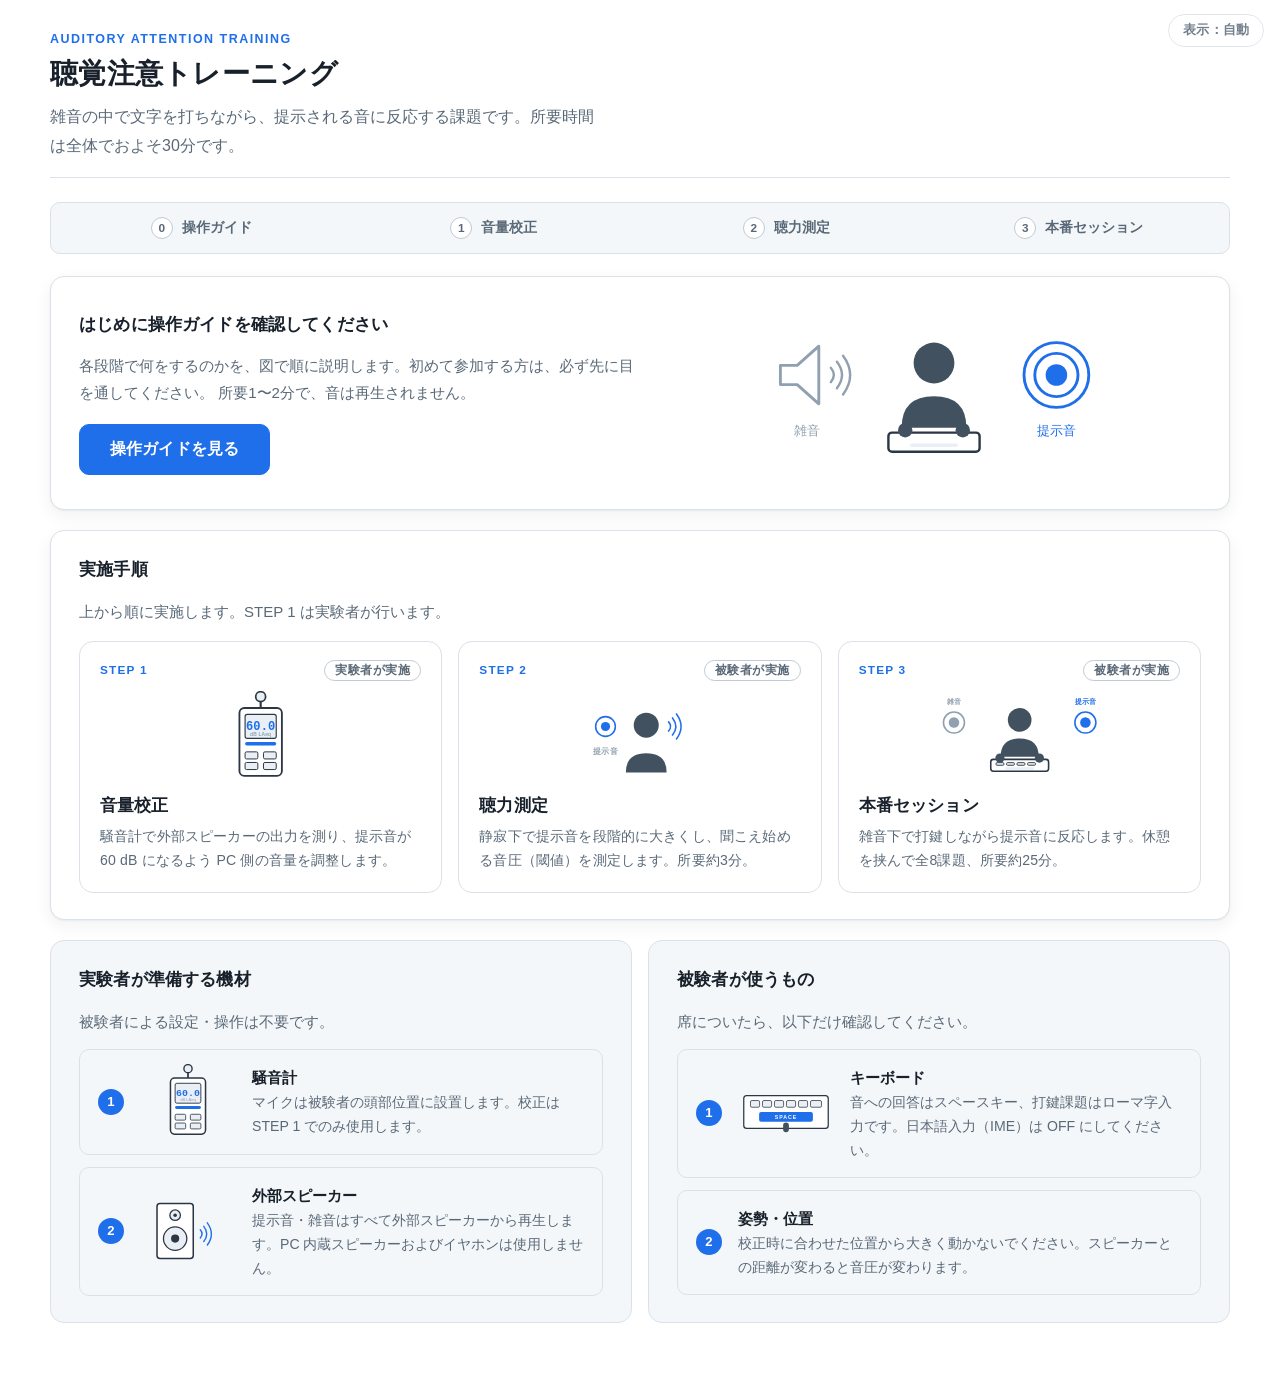
<file: index.html>
<!DOCTYPE html>
<html lang="ja">
<head>
    <meta charset="UTF-8">
    <meta name="viewport" content="width=device-width, initial-scale=1">
    <title>聴覚注意トレーニング</title>
    <script>try { var t = localStorage.getItem('webaudiomix_theme'); if (t && t !== 'auto') document.documentElement.dataset.theme = t; } catch (e) {}</script>
    <link rel="stylesheet" href="css/style.css">
</head>
<body>
    <div class="container">
        <header>
            <p class="eyebrow">Auditory attention training</p>
            <h1>聴覚注意トレーニング</h1>
            <p class="lead">雑音の中で文字を打ちながら、提示される音に反応する課題です。所要時間は全体でおよそ30分です。</p>
        </header>

        <div id="stepper" class="stepper" data-current="home"></div>

        <div class="panel">
            <div class="split">
                <div>
                    <h3>はじめに操作ガイドを確認してください</h3>
                    <p class="instruction">
                        各段階で何をするのかを、図で順に説明します。初めて参加する方は、必ず先に目を通してください。
                        所要1〜2分で、音は再生されません。
                    </p>
                    <div class="btn-row" style="margin-top:18px;">
                        <button onclick="location.href='howto.html'" class="btn-primary btn-big">操作ガイドを見る</button>
                    </div>
                </div>
                <div class="art-stage"><span style="width:100%;max-width:360px" data-art="overview"></span></div>
            </div>
        </div>

        <div class="panel">
            <h3>実施手順</h3>
            <p class="instruction" style="margin-bottom:16px;">上から順に実施します。STEP 1 は実験者が行います。</p>
            <div class="menu-grid">
                <button class="menu-card" onclick="location.href='calibrate.html'">
                    <span class="menu-head"><span class="menu-step">STEP 1</span><span class="tag" data-done="calibrate">実験者が実施</span></span>
                    <span class="menu-art" data-art="soundMeter"></span>
                    <span class="menu-name">音量校正</span>
                    <span class="menu-desc">騒音計で外部スピーカーの出力を測り、提示音が 60 dB になるよう PC 側の音量を調整します。</span>
                </button>
                <button class="menu-card" onclick="location.href='measure.html'">
                    <span class="menu-head"><span class="menu-step">STEP 2</span><span class="tag" data-done="measure">被験者が実施</span></span>
                    <span class="menu-art" data-art="listening"></span>
                    <span class="menu-name">聴力測定</span>
                    <span class="menu-desc">静寂下で提示音を段階的に大きくし、聞こえ始める音圧（閾値）を測定します。所要約3分。</span>
                </button>
                <button class="menu-card" onclick="location.href='game.html'">
                    <span class="menu-head"><span class="menu-step">STEP 3</span><span class="tag" data-done="game">被験者が実施</span></span>
                    <span class="menu-art" data-art="dual"></span>
                    <span class="menu-name">本番セッション</span>
                    <span class="menu-desc">雑音下で打鍵しながら提示音に反応します。休憩を挟んで全8課題、所要約25分。</span>
                </button>
            </div>
        </div>

        <div class="cols-2">
            <div class="panel flat">
                <h3>実験者が準備する機材</h3>
                <p class="instruction" style="margin-bottom:14px;">被験者による設定・操作は不要です。</p>
                <div class="how-list">
                    <div class="how-item">
                        <span class="how-num">1</span>
                        <span class="how-art" data-art="soundMeter"></span>
                        <span class="how-text"><b>騒音計</b>
                            <span class="small">マイクは被験者の頭部位置に設置します。校正は STEP 1 でのみ使用します。</span></span>
                    </div>
                    <div class="how-item">
                        <span class="how-num">2</span>
                        <span class="how-art" data-art="extSpeaker"></span>
                        <span class="how-text"><b>外部スピーカー</b>
                            <span class="small">提示音・雑音はすべて外部スピーカーから再生します。PC 内蔵スピーカーおよびイヤホンは使用しません。</span></span>
                    </div>
                </div>
            </div>

            <div class="panel flat">
                <h3>被験者が使うもの</h3>
                <p class="instruction" style="margin-bottom:14px;">席についたら、以下だけ確認してください。</p>
                <div class="how-list">
                    <div class="how-item">
                        <span class="how-num">1</span>
                        <span class="how-art" data-art="spacebar"></span>
                        <span class="how-text"><b>キーボード</b>
                            <span class="small">音への回答はスペースキー、打鍵課題はローマ字入力です。日本語入力（IME）は OFF にしてください。</span></span>
                    </div>
                    <div class="how-item no-art">
                        <span class="how-num">2</span>
                        <span class="how-text"><b>姿勢・位置</b>
                            <span class="small">校正時に合わせた位置から大きく動かないでください。スピーカーとの距離が変わると音圧が変わります。</span></span>
                    </div>
                </div>
            </div>
        </div>
    </div>

    <script src="js/ui.js"></script>
    <script>
        // 済んだ段階は印を変える。
        document.querySelectorAll('[data-done]').forEach((el) => {
            if (!UI.isDone(el.dataset.done)) return;
            el.textContent = '完了';
            el.className = 'tag ok';
        });
    </script>
</body>
</html>
</file>
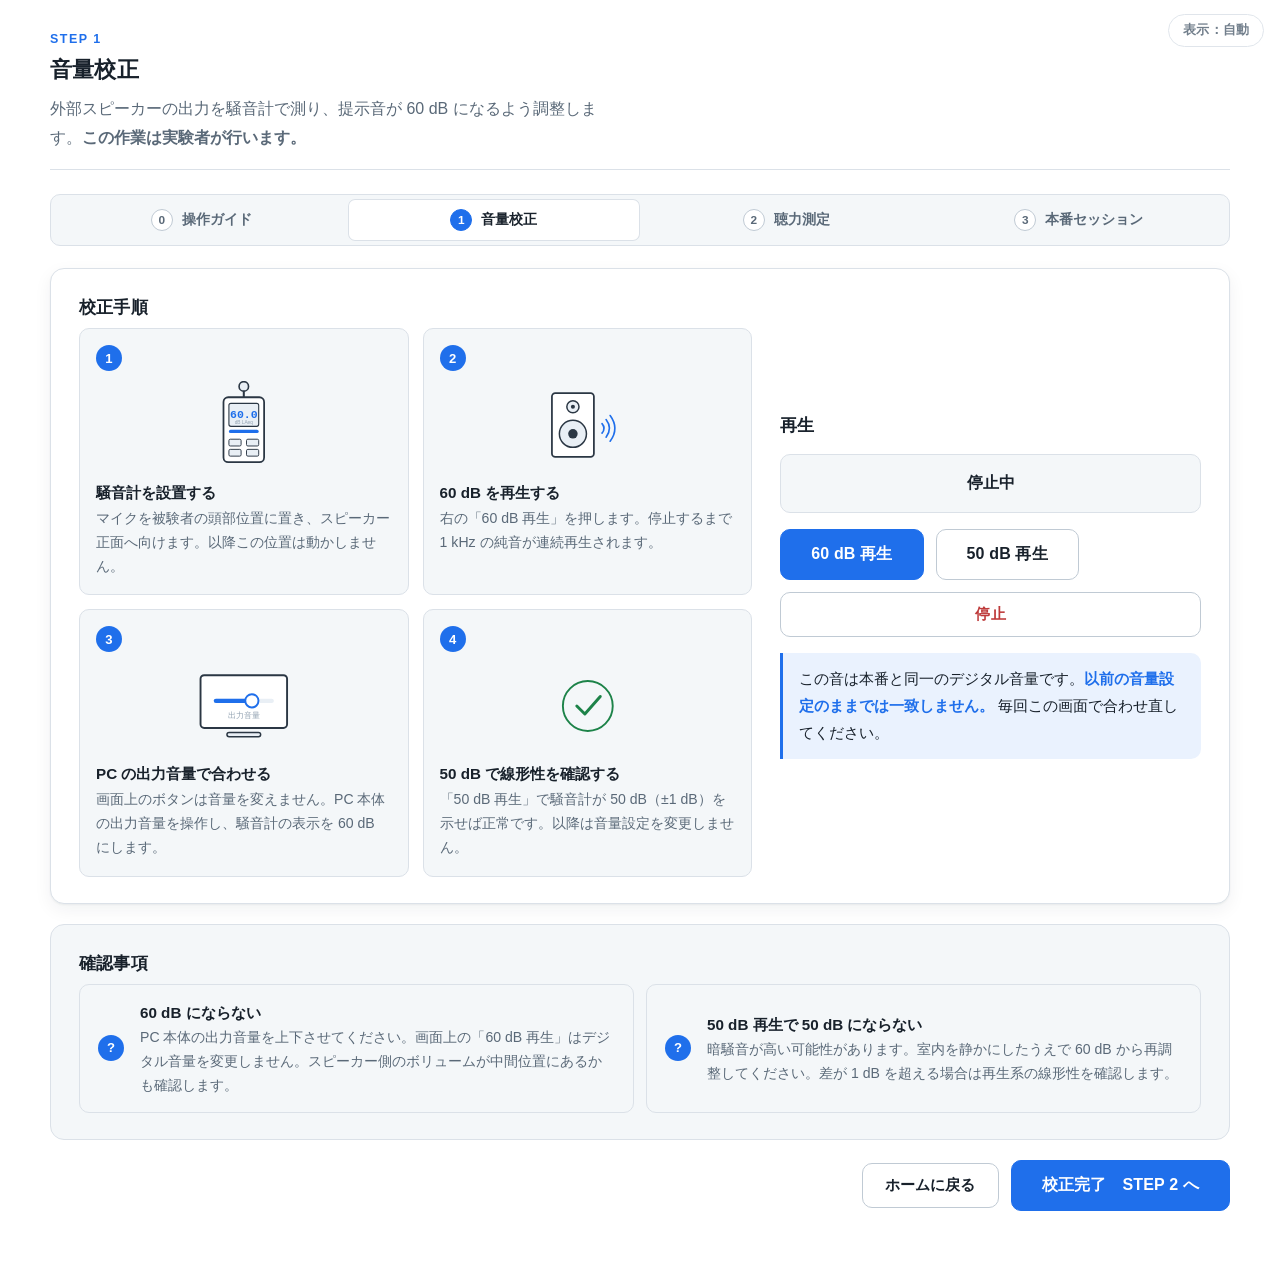
<file: calibrate.html>
<!DOCTYPE html>
<html lang="ja">
<head>
    <meta charset="UTF-8">
    <meta name="viewport" content="width=device-width, initial-scale=1">
    <title>STEP 1: 音量校正</title>
    <script>try { var t = localStorage.getItem('webaudiomix_theme'); if (t && t !== 'auto') document.documentElement.dataset.theme = t; } catch (e) {}</script>
    <link rel="stylesheet" href="css/style.css">
</head>
<body>
    <div class="container">
        <header>
            <p class="eyebrow">Step 1</p>
            <h2>音量校正</h2>
            <p class="lead">外部スピーカーの出力を騒音計で測り、提示音が 60 dB になるよう調整します。<strong>この作業は実験者が行います。</strong></p>
        </header>

        <div id="stepper" class="stepper" data-current="calibrate"></div>

        <div class="panel">
            <div class="split wide-left">
                <div>
                    <h3>校正手順</h3>
                    <div class="how-list cards cols-2">
                        <div class="how-item">
                            <span class="how-num">1</span>
                            <span class="how-art" data-art="soundMeter"></span>
                            <span class="how-text"><b>騒音計を設置する</b>
                                <span class="small">マイクを被験者の頭部位置に置き、スピーカー正面へ向けます。以降この位置は動かしません。</span></span>
                        </div>
                        <div class="how-item">
                            <span class="how-num">2</span>
                            <span class="how-art" data-art="extSpeaker"></span>
                            <span class="how-text"><b>60 dB を再生する</b>
                                <span class="small">右の「60 dB 再生」を押します。停止するまで 1 kHz の純音が連続再生されます。</span></span>
                        </div>
                        <div class="how-item">
                            <span class="how-num">3</span>
                            <span class="how-art" data-art="volumeSlider"></span>
                            <span class="how-text"><b>PC の出力音量で合わせる</b>
                                <span class="small">画面上のボタンは音量を変えません。PC 本体の出力音量を操作し、騒音計の表示を 60 dB にします。</span></span>
                        </div>
                        <div class="how-item">
                            <span class="how-num">4</span>
                            <span class="how-art" data-art="check"></span>
                            <span class="how-text"><b>50 dB で線形性を確認する</b>
                                <span class="small">「50 dB 再生」で騒音計が 50 dB（±1 dB）を示せば正常です。以降は音量設定を変更しません。</span></span>
                        </div>
                    </div>
                </div>

                <div>
                    <h3>再生</h3>
                    <div id="statusBox" class="status-box">停止中</div>
                    <div class="btn-row">
                        <button id="btn60dB" class="btn-primary btn-big">60 dB 再生</button>
                        <button id="btn50dB" class="btn-secondary btn-big">50 dB 再生</button>
                    </div>
                    <button id="btnStop" class="btn-danger btn-block" style="margin-top:12px;">停止</button>
                    <p class="note">
                        この音は本番と同一のデジタル音量です。<b>以前の音量設定のままでは一致しません。</b>
                        毎回この画面で合わせ直してください。
                    </p>
                </div>
            </div>
        </div>

        <div class="panel flat">
            <h3>確認事項</h3>
            <div class="how-list cols-2">
                <div class="how-item no-art">
                    <span class="how-num">?</span>
                    <span class="how-text"><b>60 dB にならない</b>
                        <span class="small">PC 本体の出力音量を上下させてください。画面上の「60 dB 再生」はデジタル音量を変更しません。スピーカー側のボリュームが中間位置にあるかも確認します。</span></span>
                </div>
                <div class="how-item no-art">
                    <span class="how-num">?</span>
                    <span class="how-text"><b>50 dB 再生で 50 dB にならない</b>
                        <span class="small">暗騒音が高い可能性があります。室内を静かにしたうえで 60 dB から再調整してください。差が 1 dB を超える場合は再生系の線形性を確認します。</span></span>
                </div>
            </div>
        </div>

        <div class="btn-row end">
            <button onclick="location.href='index.html'" class="btn-secondary">ホームに戻る</button>
            <button id="btnNextStep" class="btn-primary btn-big">校正完了　STEP 2 へ</button>
        </div>
    </div>

    <script src="js/ui.js"></script>
    <script src="js/audio.js"></script>
    <script src="js/calibrate.js"></script>
</body>
</html>
</file>
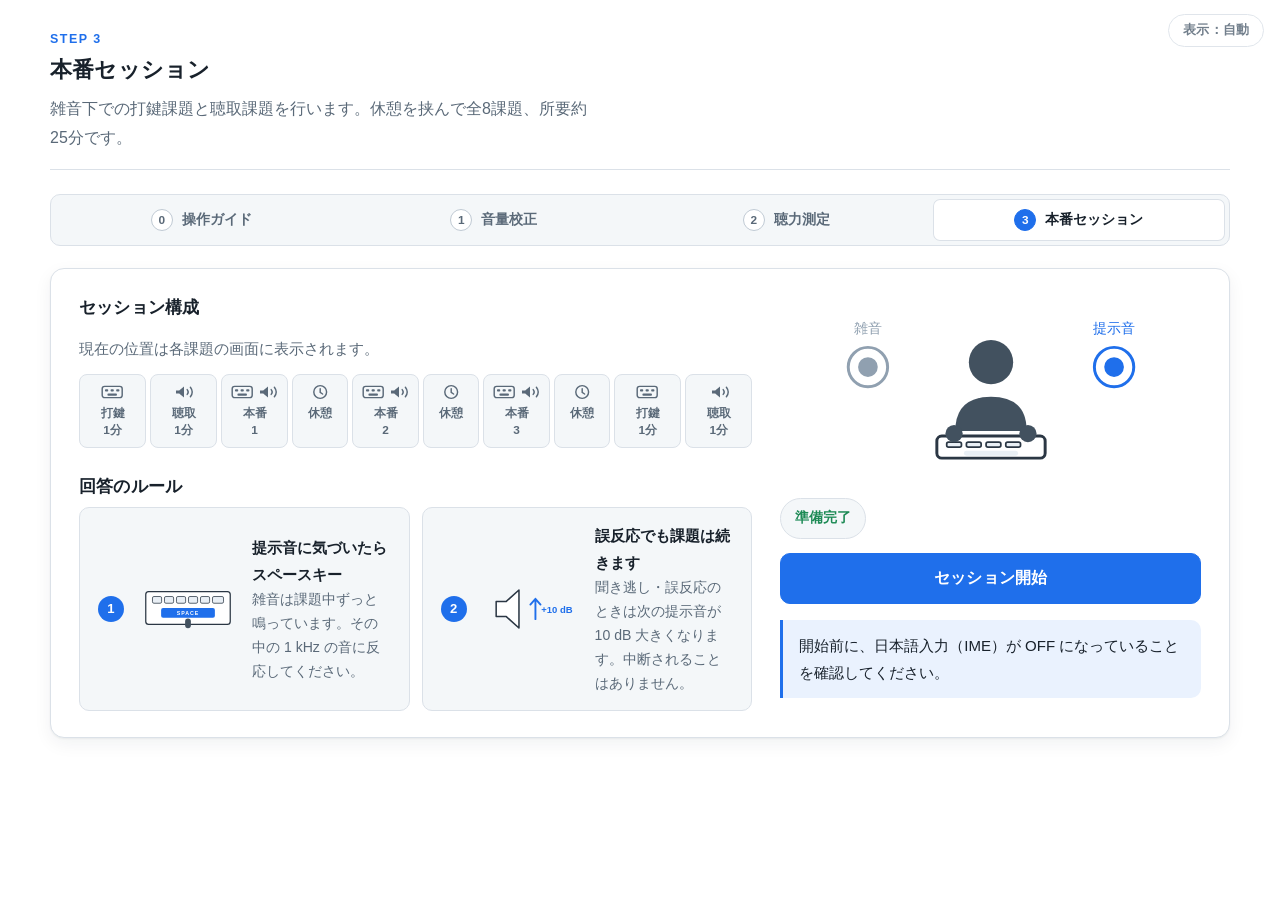
<file: game.html>
<!DOCTYPE html>
<html lang="ja">
<head>
    <meta charset="UTF-8">
    <meta name="viewport" content="width=device-width, initial-scale=1">
    <title>STEP 3: 本番セッション</title>
    <script>try { var t = localStorage.getItem('webaudiomix_theme'); if (t && t !== 'auto') document.documentElement.dataset.theme = t; } catch (e) {}</script>
    <link rel="stylesheet" href="css/style.css">
</head>
<body>
    <div class="container">
        <header>
            <p class="eyebrow">Step 3</p>
            <h2>本番セッション</h2>
            <p class="lead">雑音下での打鍵課題と聴取課題を行います。休憩を挟んで全8課題、所要約25分です。</p>
        </header>

        <div id="stepper" class="stepper" data-current="game"></div>

        <div id="setupPanel" class="panel">
            <div class="split wide-left">
                <div>
                    <h3>セッション構成</h3>
                    <p class="instruction" style="margin-bottom:12px;">現在の位置は各課題の画面に表示されます。</p>
                    <div id="setupFlow" class="flow"></div>

                    <h3 style="margin-top:26px;">回答のルール</h3>
                    <div class="how-list cols-2">
                        <div class="how-item">
                            <span class="how-num">1</span>
                            <span class="how-art" data-art="spacebar"></span>
                            <span class="how-text"><b>提示音に気づいたらスペースキー</b>
                                <span class="small">雑音は課題中ずっと鳴っています。その中の 1 kHz の音に反応してください。</span></span>
                        </div>
                        <div class="how-item">
                            <span class="how-num">2</span>
                            <span class="how-art" data-art="louder"></span>
                            <span class="how-text"><b>誤反応でも課題は続きます</b>
                                <span class="small">聞き逃し・誤反応のときは次の提示音が 10 dB 大きくなります。中断されることはありません。</span></span>
                        </div>
                    </div>
                </div>

                <div>
                    <div class="art-stage" style="margin-bottom:18px;"><span style="width:100%;max-width:320px" data-art="dual"></span></div>
                    <div id="loadStatus" class="load-status">雑音ファイルを読み込み中</div>
                    <button id="btnStart" class="btn-primary btn-big btn-block" style="margin-top:14px;" disabled>セッション開始</button>
                    <p class="note">開始前に、日本語入力（IME）が OFF になっていることを確認してください。</p>
                </div>
            </div>
        </div>

        <div id="introPanel" class="panel hidden">
            <p id="introStep" class="step-label"></p>
            <div class="split">
                <div class="art-stage"><span id="introArt" style="width:100%;max-width:340px"></span></div>
                <div>
                    <h3 id="introTitle">準備</h3>
                    <p id="introText" class="instruction"></p>
                    <p id="introPoint" class="note"></p>
                    <div class="btn-row" style="margin-top:18px;">
                        <button id="btnPhaseStart" class="btn-primary btn-big">開始</button>
                    </div>
                </div>
            </div>
            <div id="introFlow" class="flow" style="margin-top:24px;"></div>
        </div>

        <div id="gamePanel" class="panel hidden">
            <div class="btn-row" style="justify-content:space-between;align-items:flex-start;margin-bottom:16px;">
                <div>
                    <p id="phaseStep" class="step-label"></p>
                    <h3 id="phaseTitle" style="margin:0;">測定中</h3>
                </div>
                <button id="btnStop" class="btn-danger">ブロックを中断</button>
            </div>

            <div class="game-header">
                <div class="stat-box">
                    <span class="label" id="progressLabel">進捗</span>
                    <span class="value" id="dispProgress">---</span>
                </div>
                <div class="stat-box">
                    <span class="label">提示音の音圧</span>
                    <span class="value" id="dispCurrentVol">---</span>
                </div>
                <div class="stat-box">
                    <span class="label">打鍵速度 (KPM)</span>
                    <span class="value" id="dispKpm">0</span>
                </div>
            </div>
            <div class="progress-track"><div id="progressFill" class="progress-fill"></div></div>

            <div id="playGuide" class="play-guide">
                <span class="guide-art" id="guideNoise" data-art="fan"></span>
                <span class="guide-art wide" id="guideKey" data-art="spacebar"></span>
                <span class="guide-text" id="guideText"></span>
            </div>

            <div class="typing-area" id="typingArea">
                <div class="romaji-display" id="romajiDisplay"></div>
                <div class="japanese-display" id="japaneseDisplay"></div>
            </div>
            <p id="listenMessage" class="instruction center hidden">雑音の中で提示音が鳴ったら、スペースキーを押してください。</p>

            <div id="hearingFeedback" class="feedback-hidden">正答</div>
        </div>

        <div id="breakPanel" class="panel hidden">
            <p id="breakStep" class="step-label"></p>
            <div class="split narrow-art">
                <div class="art-stage"><span style="width:150px" data-art="restTimer"></span></div>
                <div>
                    <h3>休憩</h3>
                    <p id="breakClock" class="break-clock">3:00</p>
                    <p class="instruction">3分間休憩し、アンケートに回答してください。休憩中は画面から目を離し、聴覚を休めてください。</p>
                    <p id="breakNext" class="note"></p>
                    <div class="btn-row" style="margin-top:16px;">
                        <button id="btnBreakDone" class="btn-primary btn-big">次のブロックへ</button>
                    </div>
                </div>
            </div>
        </div>

        <div id="resultPanel" class="panel hidden">
            <h3 id="resultTitle">ブロック結果</h3>
            <div class="result-list cols-2">
                <div class="result-row">
                    <span class="result-name">打鍵速度<span>1分あたりの打鍵数（KPM）</span></span>
                    <strong id="resKpm">---</strong>
                </div>
                <div class="result-row">
                    <span class="result-name">提示音への正答<span>提示回数のうち反応できた回数</span></span>
                    <strong id="resHits">---</strong>
                </div>
                <div class="result-row">
                    <span class="result-name">平均反応時間<span>提示から押鍵までの平均</span></span>
                    <strong id="resRt">---</strong>
                </div>
                <div class="result-row sub">
                    <span class="result-name">最後に正答した音圧<span>参考値。配分の指標には使用しません</span></span>
                    <strong id="resLastDb">---</strong>
                </div>
            </div>
            <div class="btn-row end">
                <button id="btnDownloadCsv" class="btn-secondary">ここまでの CSV</button>
                <button id="btnNext" class="btn-primary btn-big">次へ</button>
            </div>
        </div>

        <div id="donePanel" class="panel hidden">
            <div class="split narrow-art" style="align-items:start;">
                <div class="art-stage"><span style="width:190px" data-art="complete"></span></div>
                <div>
                    <h3>セッション完了</h3>
                    <p class="instruction" style="margin-bottom:16px;">すべての課題が終了しました。実験者に申し出てください。</p>
                    <div id="doneSummary" class="result-list"></div>
                    <div class="btn-row">
                        <button id="btnDownloadFinal" class="btn-primary">セッション CSV</button>
                        <button onclick="location.reload()" class="btn-secondary">最初に戻る</button>
                    </div>
                </div>
            </div>
        </div>
    </div>

    <script src="js/ui.js"></script>
    <script src="js/audio.js"></script>
    <script src="js/romaji.js"></script>
    <script src="js/game.js"></script>
</body>
</html>
</file>
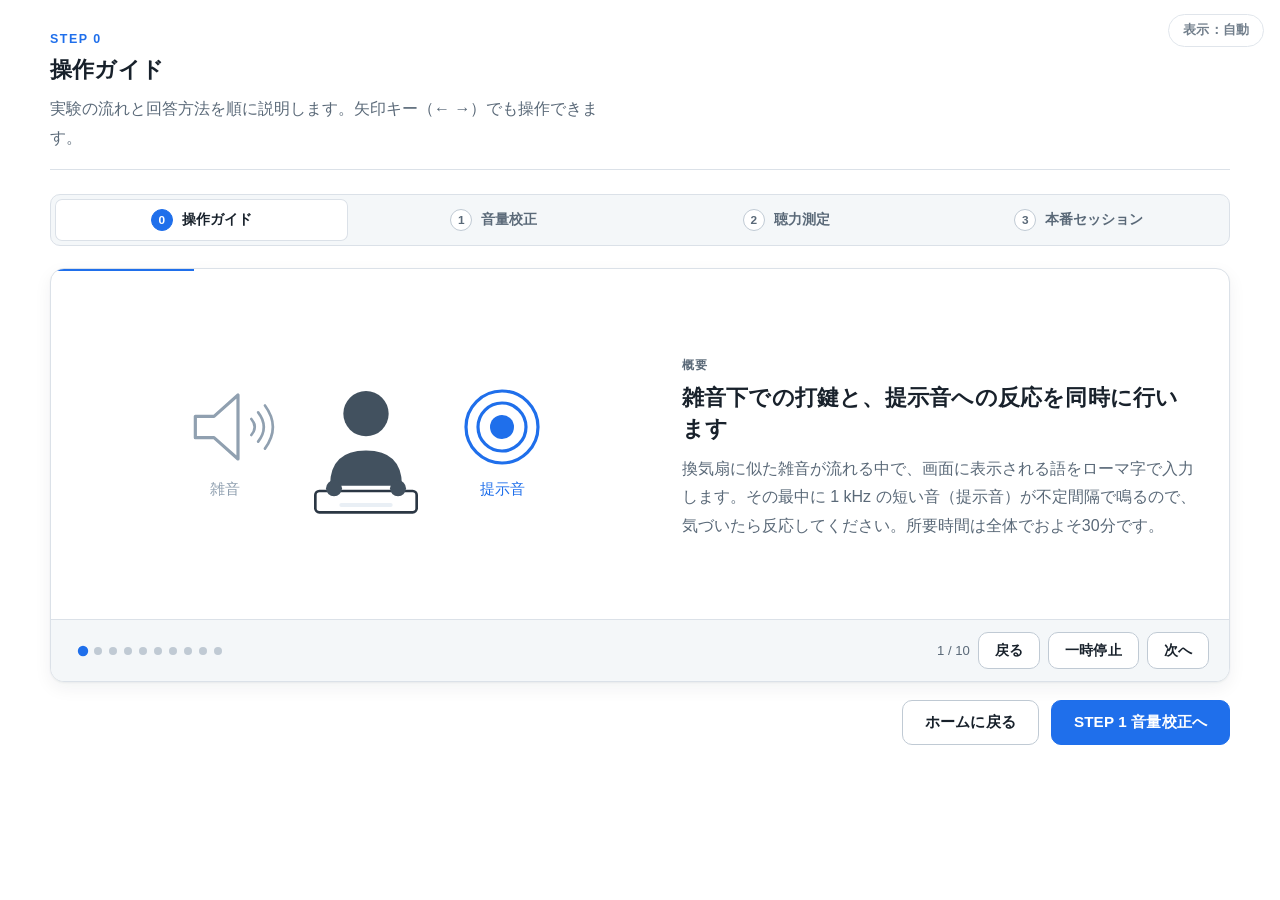
<file: howto.html>
<!DOCTYPE html>
<html lang="ja">
<head>
    <meta charset="UTF-8">
    <meta name="viewport" content="width=device-width, initial-scale=1">
    <title>操作ガイド</title>
    <script>try { var t = localStorage.getItem('webaudiomix_theme'); if (t && t !== 'auto') document.documentElement.dataset.theme = t; } catch (e) {}</script>
    <link rel="stylesheet" href="css/style.css">
</head>
<body>
    <div class="container">
        <header>
            <p class="eyebrow">Step 0</p>
            <h2>操作ガイド</h2>
            <p class="lead">実験の流れと回答方法を順に説明します。矢印キー（← →）でも操作できます。</p>
        </header>

        <div id="stepper" class="stepper" data-current="howto"></div>

        <div class="movie">
            <div id="movieBar" class="movie-bar"></div>
            <div class="movie-body"><div id="scenes"></div></div>
            <div class="movie-foot">
                <div id="dots" class="dots"></div>
                <div class="movie-controls">
                    <span id="chapter" class="movie-count"></span>
                    <button id="btnPrev" class="btn-secondary">戻る</button>
                    <button id="btnPlay" class="btn-secondary">一時停止</button>
                    <button id="btnNext" class="btn-secondary">次へ</button>
                </div>
            </div>
        </div>

        <div class="btn-row end" style="margin-top:18px;">
            <button onclick="location.href='index.html'" class="btn-secondary">ホームに戻る</button>
            <button id="btnGoCalibrate" class="btn-primary">STEP 1 音量校正へ</button>
        </div>
    </div>

    <script src="js/ui.js"></script>
    <script src="js/howto.js"></script>
</body>
</html>
</file>
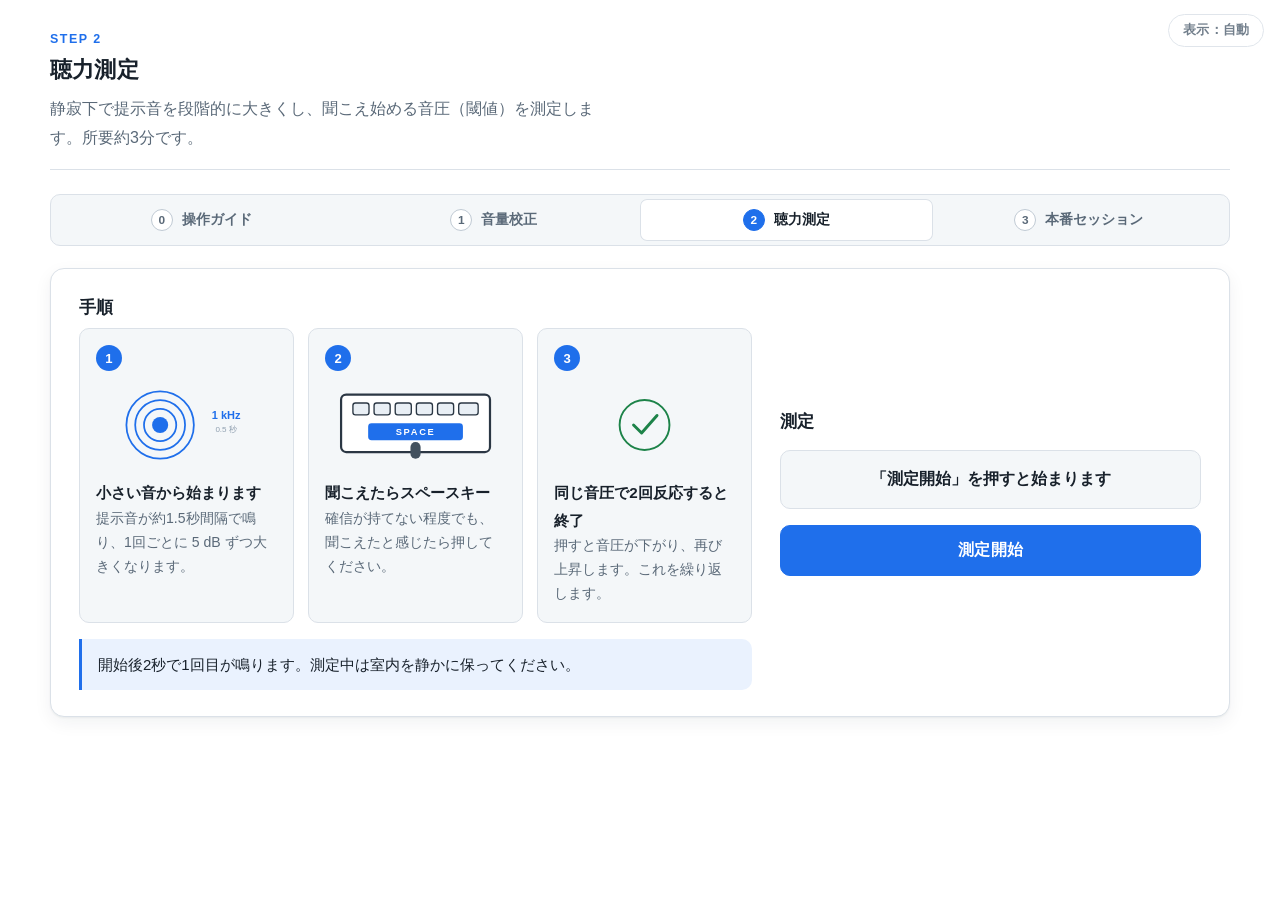
<file: measure.html>
<!DOCTYPE html>
<html lang="ja">
<head>
    <meta charset="UTF-8">
    <meta name="viewport" content="width=device-width, initial-scale=1">
    <title>STEP 2: 聴力測定</title>
    <script>try { var t = localStorage.getItem('webaudiomix_theme'); if (t && t !== 'auto') document.documentElement.dataset.theme = t; } catch (e) {}</script>
    <link rel="stylesheet" href="css/style.css">
</head>
<body>
    <div class="container">
        <header>
            <p class="eyebrow">Step 2</p>
            <h2>聴力測定</h2>
            <p class="lead">静寂下で提示音を段階的に大きくし、聞こえ始める音圧（閾値）を測定します。所要約3分です。</p>
        </header>

        <div id="stepper" class="stepper" data-current="measure"></div>

        <div id="loadingPanel" class="panel">
            <div class="btn-row"><div class="spinner"></div><h3 style="margin:0;">準備中</h3></div>
            <p class="instruction" style="margin:6px 0 0;">音声ファイルを読み込んでいます。</p>
        </div>

        <div id="measurePanel" class="panel hidden">
            <div class="split wide-left">
                <div>
                    <h3>手順</h3>
                    <div class="how-list cards cols-3">
                        <div class="how-item">
                            <span class="how-num">1</span>
                            <span class="how-art" data-art="beep"></span>
                            <span class="how-text"><b>小さい音から始まります</b>
                                <span class="small">提示音が約1.5秒間隔で鳴り、1回ごとに 5 dB ずつ大きくなります。</span></span>
                        </div>
                        <div class="how-item">
                            <span class="how-num">2</span>
                            <span class="how-art" data-art="spacebar"></span>
                            <span class="how-text"><b>聞こえたらスペースキー</b>
                                <span class="small">確信が持てない程度でも、聞こえたと感じたら押してください。</span></span>
                        </div>
                        <div class="how-item">
                            <span class="how-num">3</span>
                            <span class="how-art" data-art="check"></span>
                            <span class="how-text"><b>同じ音圧で2回反応すると終了</b>
                                <span class="small">押すと音圧が下がり、再び上昇します。これを繰り返します。</span></span>
                        </div>
                    </div>
                    <p class="note">開始後2秒で1回目が鳴ります。測定中は室内を静かに保ってください。</p>
                </div>

                <div>
                    <h3>測定</h3>
                    <div class="status-box" id="statusBox">「測定開始」を押すと始まります</div>
                    <div id="stepBox" class="big-step">
                        <div class="big-step-label">提示音の段階（上昇中）</div>
                        <div id="stepCounter" class="big-step-value">1</div>
                        <div id="stepMeter" class="big-step-meter"></div>
                    </div>
                    <button id="btnStartMeasure" class="btn-primary btn-big btn-block">測定開始</button>
                </div>
            </div>
        </div>

        <div id="resultPanel" class="panel hidden">
            <div class="split narrow-art">
                <div class="art-stage"><span style="width:120px" data-art="check"></span></div>
                <div>
                    <h3>測定完了</h3>
                    <p>閾値：<strong id="resultValue" style="font-size:1.5rem;">---</strong></p>
                    <p class="instruction">測定値は保存されました。本番セッションの初期音圧はこの値を基準に決定されます。</p>
                    <div class="btn-row" style="margin-top:16px;">
                        <button onclick="location.href='index.html'" class="btn-secondary">ホームに戻る</button>
                        <button onclick="location.href='game.html'" class="btn-primary btn-big">STEP 3 本番セッションへ</button>
                    </div>
                </div>
            </div>
        </div>
    </div>

    <script src="js/ui.js"></script>
    <script src="js/audio.js"></script>
    <script src="js/measure.js"></script>
</body>
</html>
</file>
<file: css/style.css>
/* ==========================================
   style.css
   実験用の落ち着いた配色と、PC（横長）前提のレイアウト。
   図は読まずに分かるために使い、装飾のための動きは入れない。
   ライト／ダークは配色変数だけで切り替える。
   ========================================== */

:root {
    color-scheme: light;

    --bg: #ffffff;
    --surface: #ffffff;
    --surface-2: #f4f7f9;
    --line: #dbe1e8;
    --line-strong: #c0cad4;
    --ink: #18212b;
    --sub: #5a6978;
    --accent: #1f6feb;
    --accent-ink: #ffffff;
    --accent-soft: #eaf2fe;
    --ok: #1d8349;
    --ok-soft: #e9f5ee;
    --warn: #8a6300;
    --warn-soft: #fbf3e2;
    --err: #be3a3a;
    --err-soft: #fbeded;

    /* 図版の色。SVG から var() で参照する。 */
    --art-line: #2b3744;
    --art-fill: #ffffff;
    --art-soft: #e9eff5;
    --art-accent: #1f6feb;
    --art-muted: #90a0b0;
    --art-figure: #42515f;

    --radius: 10px;
    --radius-lg: 14px;
    --shadow: 0 1px 2px rgba(16, 32, 48, 0.05), 0 6px 18px rgba(16, 32, 48, 0.06);
}

/* OS がダークのとき（明示的にライトを選んでいなければ） */
@media (prefers-color-scheme: dark) {
    :root:not([data-theme="light"]) {
        color-scheme: dark;
        --bg: #0f141a;
        --surface: #161d26;
        --surface-2: #1b232d;
        --line: #2a3542;
        --line-strong: #3c4a59;
        --ink: #e3eaf2;
        --sub: #9aa8b6;
        --accent: #539bff;
        --accent-ink: #0a1017;
        --accent-soft: #172637;
        --ok: #58c184;
        --ok-soft: #152a1f;
        --warn: #d9ae60;
        --warn-soft: #2a2416;
        --err: #f77d7d;
        --err-soft: #2d1a1a;
        --art-line: #c2cfdb;
        --art-fill: #1b232d;
        --art-soft: #233040;
        --art-accent: #539bff;
        --art-muted: #6e8194;
        --art-figure: #aabccb;
        --shadow: 0 1px 2px rgba(0, 0, 0, 0.4), 0 8px 24px rgba(0, 0, 0, 0.3);
    }
}

/* 手動でダークを選んだとき */
:root[data-theme="dark"] {
    color-scheme: dark;
    --bg: #0f141a;
    --surface: #161d26;
    --surface-2: #1b232d;
    --line: #2a3542;
    --line-strong: #3c4a59;
    --ink: #e3eaf2;
    --sub: #9aa8b6;
    --accent: #539bff;
    --accent-ink: #0a1017;
    --accent-soft: #172637;
    --ok: #58c184;
    --ok-soft: #152a1f;
    --warn: #d9ae60;
    --warn-soft: #2a2416;
    --err: #f77d7d;
    --err-soft: #2d1a1a;
    --art-line: #c2cfdb;
    --art-fill: #1b232d;
    --art-soft: #233040;
    --art-accent: #539bff;
    --art-muted: #6e8194;
    --art-figure: #aabccb;
    --shadow: 0 1px 2px rgba(0, 0, 0, 0.4), 0 8px 24px rgba(0, 0, 0, 0.3);
}

* { box-sizing: border-box; }

body {
    font-family: "Helvetica Neue", Arial, "Hiragino Sans", "Hiragino Kaku Gothic ProN",
                 "Yu Gothic", "Meiryo", sans-serif;
    background: var(--bg);
    color: var(--ink);
    font-size: 16px;
    line-height: 1.8;
    text-align: left;
    margin: 0;
    padding: 28px 32px 56px;
    -webkit-font-smoothing: antialiased;
}

.container {
    max-width: 1180px;
    margin: 0 auto;
}

/* ==========================================
   見出し
   ========================================== */
header {
    margin-bottom: 24px;
    padding-bottom: 16px;
    border-bottom: 1px solid var(--line);
}

h1, h2, h3 {
    margin: 0 0 8px;
    line-height: 1.45;
    letter-spacing: 0.01em;
    font-weight: 700;
}
h1 { font-size: 1.75rem; }
h2 { font-size: 1.4rem; }
h3 { font-size: 1.08rem; }

.eyebrow {
    margin: 0 0 4px;
    color: var(--accent);
    font-size: 0.78rem;
    font-weight: 700;
    letter-spacing: 0.12em;
    text-transform: uppercase;
}

.lead {
    color: var(--sub);
    margin: 0;
    max-width: 62ch;
}

/* ==========================================
   パネル
   ========================================== */
.panel {
    background: var(--surface);
    border: 1px solid var(--line);
    border-radius: var(--radius-lg);
    padding: 26px 28px;
    margin-bottom: 20px;
    box-shadow: var(--shadow);
}
.panel.flat { background: var(--surface-2); box-shadow: none; }
.panel > h3:first-child { margin-top: 0; }

.hidden { display: none !important; }

.instruction { color: var(--sub); font-size: 0.94rem; }
.center { text-align: center; }

.note {
    border-left: 3px solid var(--accent);
    background: var(--accent-soft);
    color: var(--ink);
    padding: 12px 16px;
    border-radius: 0 var(--radius) var(--radius) 0;
    font-size: 0.94rem;
    margin: 16px 0 0;
}
.note b { color: var(--accent); }

.tag {
    display: inline-block;
    border: 1px solid var(--line-strong);
    color: var(--sub);
    border-radius: 999px;
    padding: 1px 10px;
    font-size: 0.76rem;
    font-weight: 700;
    letter-spacing: 0.04em;
    white-space: nowrap;
}
.tag.accent { border-color: var(--accent); color: var(--accent); background: var(--accent-soft); }
.tag.ok { border-color: var(--ok); color: var(--ok); background: var(--ok-soft); }

/* ==========================================
   横長レイアウト用のグリッド
   ========================================== */
.split {
    display: grid;
    gap: 28px;
    align-items: center;
    grid-template-columns: 1fr;
}
.cols-2, .cols-3, .cols-4 { display: grid; gap: 16px; grid-template-columns: 1fr; }

@media (min-width: 900px) {
    .split { grid-template-columns: minmax(0, 1.05fr) minmax(0, 1fr); }
    .split.narrow-art { grid-template-columns: minmax(0, 300px) minmax(0, 1fr); }
    .split.wide-left { grid-template-columns: minmax(0, 1.6fr) minmax(0, 1fr); }
    .cols-2 { grid-template-columns: repeat(2, minmax(0, 1fr)); }
    .cols-3 { grid-template-columns: repeat(3, minmax(0, 1fr)); }
    .cols-4 { grid-template-columns: repeat(4, minmax(0, 1fr)); }
}

/* ==========================================
   ボタン
   ========================================== */
button {
    font-family: inherit;
    font-size: 0.95rem;
    font-weight: 600;
    padding: 11px 22px;
    border-radius: var(--radius);
    border: 1px solid var(--line-strong);
    background: var(--surface);
    color: var(--ink);
    cursor: pointer;
    letter-spacing: 0.01em;
    transition: background 0.15s, border-color 0.15s, color 0.15s;
}
button:hover { background: var(--surface-2); border-color: var(--sub); }
button:focus-visible { outline: 2px solid var(--accent); outline-offset: 2px; }

.btn-primary {
    background: var(--accent);
    border-color: var(--accent);
    color: var(--accent-ink);
}
.btn-primary:hover { filter: brightness(1.08); background: var(--accent); border-color: var(--accent); }
.btn-primary:disabled {
    background: var(--surface-2);
    border-color: var(--line);
    color: var(--sub);
    cursor: not-allowed;
    filter: none;
}
.btn-secondary { background: var(--surface); color: var(--ink); }
.btn-danger { color: var(--err); border-color: var(--line-strong); background: var(--surface); }
.btn-danger:hover { background: var(--err-soft); border-color: var(--err); }
.btn-block { display: block; width: 100%; }
.btn-big { font-size: 1rem; padding: 14px 30px; }

.btn-row { display: flex; gap: 12px; flex-wrap: wrap; align-items: center; }
.btn-row.end { justify-content: flex-end; }
.btn-row.center { justify-content: center; }

/* ==========================================
   進行バー（画面をまたぐ段階表示）
   ========================================== */
.stepper {
    display: flex;
    align-items: center;
    gap: 0;
    margin: 0 0 22px;
    border: 1px solid var(--line);
    border-radius: var(--radius);
    background: var(--surface-2);
    padding: 4px;
    overflow: hidden;
}
.stepper-item {
    flex: 1 1 0;
    display: flex;
    align-items: center;
    justify-content: center;
    gap: 9px;
    padding: 9px 10px;
    border-radius: 7px;
    color: var(--sub);
    font-size: 0.86rem;
    font-weight: 600;
    text-decoration: none;
    white-space: nowrap;
    transition: background 0.15s, color 0.15s;
}
.stepper-item:hover { background: var(--surface); color: var(--ink); }
.stepper-dot {
    width: 22px;
    height: 22px;
    flex: none;
    border-radius: 50%;
    border: 1px solid var(--line-strong);
    display: grid;
    place-items: center;
    font-size: 0.74rem;
    font-weight: 700;
    color: var(--sub);
    background: var(--surface);
}
.stepper-item.done { color: var(--ok); }
.stepper-item.done .stepper-dot { border-color: var(--ok); color: var(--ok); background: var(--ok-soft); }
.stepper-item.current {
    background: var(--surface);
    color: var(--ink);
    box-shadow: inset 0 0 0 1px var(--line);
}
.stepper-item.current .stepper-dot {
    background: var(--accent);
    border-color: var(--accent);
    color: var(--accent-ink);
}
.stepper-line { display: none; }

/* 配色切り替えボタン */
.theme-toggle {
    position: fixed;
    top: 14px;
    right: 16px;
    z-index: 200;
    padding: 7px 14px;
    font-size: 0.8rem;
    font-weight: 600;
    border-radius: 999px;
    color: var(--sub);
    background: var(--surface);
    border: 1px solid var(--line);
    opacity: 0.85;
}
.theme-toggle:hover { opacity: 1; }

/* ==========================================
   手順リスト
   ========================================== */
.how-list { display: grid; gap: 12px; }
.how-item {
    display: grid;
    grid-template-columns: 26px 96px 1fr;
    align-items: center;
    gap: 16px;
    background: var(--surface-2);
    border: 1px solid var(--line);
    border-radius: var(--radius);
    padding: 14px 18px;
}
.how-item.no-art { grid-template-columns: 26px 1fr; }
.how-num {
    width: 26px;
    height: 26px;
    border-radius: 50%;
    background: var(--accent);
    color: var(--accent-ink);
    font-weight: 700;
    font-size: 0.82rem;
    display: grid;
    place-items: center;
}
.how-art { width: 96px; height: 76px; display: grid; place-items: center; }
.how-art svg { width: 100%; height: 100%; }
.how-text { font-size: 0.95rem; }
.how-text b { font-weight: 700; }
.how-text .small { display: block; color: var(--sub); font-size: 0.88rem; line-height: 1.7; }

/* 4つ横並びのカード型 */
.how-list.cards { gap: 14px; }
.how-list.cards .how-item {
    display: flex;
    flex-direction: column;
    align-items: flex-start;
    gap: 10px;
    padding: 16px;
}
.how-list.cards .how-art { width: 100%; height: 88px; }

/* ==========================================
   図版
   ========================================== */
.art-stage {
    display: flex;
    align-items: center;
    justify-content: center;
    gap: 16px;
    flex-wrap: wrap;
}
.art-stage > span { display: block; }
.art-stage svg { max-width: 100%; height: auto; display: block; }
.art-arrow {
    color: var(--art-muted);
    font-size: 1.3rem;
    line-height: 1;
    flex: none;
}

/* ==========================================
   ホームのメニュー
   ========================================== */
.menu-grid { display: grid; gap: 16px; grid-template-columns: 1fr; }
@media (min-width: 900px) { .menu-grid { grid-template-columns: repeat(3, minmax(0, 1fr)); } }

.menu-card {
    display: flex;
    flex-direction: column;
    align-items: stretch;
    gap: 8px;
    text-align: left;
    padding: 18px 20px 20px;
    border-radius: var(--radius-lg);
    border: 1px solid var(--line);
    background: var(--surface);
}
.menu-card:hover { border-color: var(--accent); background: var(--surface); }
.menu-card .menu-head { display: flex; align-items: center; justify-content: space-between; gap: 10px; }
.menu-card .menu-step { color: var(--accent); font-size: 0.74rem; font-weight: 700; letter-spacing: 0.1em; }
.menu-card .menu-art { height: 92px; margin: 2px 0 4px; }
.menu-card .menu-art svg { width: 100%; height: 100%; }
.menu-card .menu-name { font-size: 1.04rem; font-weight: 700; }
.menu-card .menu-desc { color: var(--sub); font-size: 0.88rem; font-weight: 400; line-height: 1.7; }

/* ==========================================
   状態表示
   ========================================== */
.status-box {
    background: var(--surface-2);
    color: var(--ink);
    border: 1px solid var(--line);
    border-radius: var(--radius);
    padding: 14px 18px;
    margin: 16px 0;
    font-size: 1rem;
    font-weight: 600;
    text-align: center;
}
.status-box.is-playing { background: var(--warn-soft); border-color: var(--warn); color: var(--warn); }
.status-box.is-ok { background: var(--ok-soft); border-color: var(--ok); color: var(--ok); }
.status-box.is-error { background: var(--err-soft); border-color: var(--err); color: var(--err); }

.load-status {
    display: inline-flex;
    align-items: center;
    gap: 8px;
    padding: 7px 14px;
    border-radius: 999px;
    background: var(--surface-2);
    border: 1px solid var(--line);
    color: var(--sub);
    font-size: 0.86rem;
    font-weight: 600;
}

/* ==========================================
   セッション中のヘッダー情報
   ========================================== */
.game-header { display: grid; gap: 12px; grid-template-columns: repeat(3, minmax(0, 1fr)); margin-bottom: 14px; }
.stat-box {
    display: flex;
    flex-direction: column;
    gap: 1px;
    background: var(--surface-2);
    border: 1px solid var(--line);
    border-radius: var(--radius);
    padding: 10px 16px;
}
.stat-box .label { font-size: 0.78rem; color: var(--sub); font-weight: 600; letter-spacing: 0.02em; }
.stat-box .value { font-size: 1.5rem; font-weight: 700; font-variant-numeric: tabular-nums; line-height: 1.35; }

/* ==========================================
   タイピング
   ========================================== */
.typing-area {
    background: var(--surface-2);
    border: 1px solid var(--line);
    border-radius: var(--radius-lg);
    padding: 34px 28px 38px;
    margin-bottom: 16px;
    text-align: center;
}
.romaji-display {
    font-family: "SFMono-Regular", Consolas, "Courier New", monospace;
    font-size: 40px;
    font-weight: 600;
    letter-spacing: 2px;
    min-height: 54px;
    word-break: break-all;
}
.japanese-display {
    font-size: 26px;
    color: var(--sub);
    margin-top: 16px;
    line-height: 2.5;
}
.japanese-display ruby { ruby-position: over; }
.japanese-display rt { font-size: 0.45em; line-height: 1; color: var(--sub); }
.typed-char { color: var(--sub); opacity: 0.55; }
.current-char {
    color: var(--accent-ink);
    background: var(--accent);
    border-radius: 4px;
    padding: 0 4px;
}
.untyped-char { color: var(--ink); }

.step-label {
    margin: 0 0 6px;
    color: var(--sub);
    font-size: 0.8rem;
    font-weight: 700;
    letter-spacing: 0.1em;
    text-transform: uppercase;
}

/* ==========================================
   休憩
   ========================================== */
.break-clock {
    font-size: 4rem;
    font-weight: 300;
    margin: 4px 0;
    letter-spacing: 0.02em;
    font-variant-numeric: tabular-nums;
}

/* ==========================================
   回答後のフィードバック
   ========================================== */
#hearingFeedback {
    position: fixed;
    top: 0;
    left: 50%;
    transform: translate(-50%, -8px);
    padding: 12px 28px;
    border-radius: 0 0 var(--radius) var(--radius);
    font-weight: 700;
    font-size: 1.02rem;
    line-height: 1.5;
    text-align: center;
    opacity: 0;
    pointer-events: none;
    transition: opacity 0.18s, transform 0.18s;
    z-index: 150;
    border: 1px solid;
}
.feedback-visible { opacity: 1 !important; transform: translate(-50%, 0) !important; }
.fb-good { background: var(--ok-soft); border-color: var(--ok); color: var(--ok); }
.fb-miss { background: var(--err-soft); border-color: var(--err); color: var(--err); }

/* ==========================================
   図版の動き。控えめにする。
   ========================================== */
.spin { animation: spin 3.4s linear infinite; transform-box: fill-box; transform-origin: center; }
@keyframes spin { to { transform: rotate(360deg); } }

.wave { animation: wave 2.4s ease-out infinite; transform-box: fill-box; transform-origin: center; }
.wave-2 { animation-delay: 0.45s; }
.wave-3 { animation-delay: 0.9s; }
@keyframes wave {
    0%   { opacity: 0;    transform: scale(0.7); }
    30%  { opacity: 0.85; }
    100% { opacity: 0;    transform: scale(1.25); }
}

.blink { animation: blink 2s ease-in-out infinite; }
@keyframes blink { 0%, 100% { opacity: 1; } 50% { opacity: 0.3; } }

.press { animation: press 2.2s ease-in-out infinite; }
@keyframes press {
    0%, 62%, 100% { transform: translateY(0); }
    74%           { transform: translateY(3px); }
}

.type-hand { animation: type-hand 1.1s ease-in-out infinite; }
@keyframes type-hand {
    0%, 100% { transform: translateY(0); }
    50%      { transform: translateY(2.5px); }
}

.meter-fill { animation: meter-fill 3.6s ease-in-out infinite; transform-box: fill-box; transform-origin: left center; }
@keyframes meter-fill {
    0%       { transform: scaleX(0.25); }
    45%, 70% { transform: scaleX(1); }
    100%     { transform: scaleX(0.25); }
}

.slide-knob { animation: slide-knob 3.6s ease-in-out infinite; }
@keyframes slide-knob {
    0%       { transform: translateX(-18px); }
    45%, 70% { transform: translateX(0); }
    100%     { transform: translateX(-18px); }
}

.rise { animation: rise 3.2s ease-in-out infinite; }
.rise-2 { animation-delay: 1.05s; }
.rise-3 { animation-delay: 2.1s; }
@keyframes rise {
    0%   { opacity: 0; transform: translateY(4px); }
    25%  { opacity: 1; }
    100% { opacity: 0; transform: translateY(-12px); }
}

.sweep { animation: sweep 6s linear infinite; transform-origin: center; }
@keyframes sweep { to { transform: rotate(360deg); } }

@media (prefers-reduced-motion: reduce) {
    *, *::before, *::after {
        animation-duration: 0.001s !important;
        animation-iteration-count: 1 !important;
        transition-duration: 0.001s !important;
    }
}

/* ==========================================
   せまい画面（補助）
   ========================================== */
@media (max-width: 899px) {
    body { padding: 20px 16px 48px; }
    .stepper { flex-wrap: wrap; }
    .stepper-item { flex: 1 1 44%; font-size: 0.8rem; }
    .how-item { grid-template-columns: 26px 1fr; }
    .how-item .how-art { display: none; }
    .game-header { grid-template-columns: 1fr; }
    .romaji-display { font-size: 30px; }
}

/* ==========================================
   操作ガイド（howto.html）
   ========================================== */
.movie {
    position: relative;
    background: var(--surface);
    border: 1px solid var(--line);
    border-radius: var(--radius-lg);
    box-shadow: var(--shadow);
    overflow: hidden;
}
.movie-bar {
    position: absolute;
    top: 0;
    left: 0;
    height: 2px;
    background: var(--accent);
    width: 0;
    transition: width 0.2s linear;
}
.movie-body { padding: 28px 32px 22px; }
.scene {
    display: none;
    gap: 32px;
    align-items: center;
    grid-template-columns: 1fr;
    min-height: 300px;
}
.scene.active { display: grid; animation: scene-in 0.3s ease-out; }
@media (min-width: 900px) {
    .scene { grid-template-columns: minmax(0, 1.1fr) minmax(0, 1fr); }
}
@keyframes scene-in {
    from { opacity: 0; }
    to   { opacity: 1; }
}
.scene-art {
    display: flex;
    align-items: center;
    justify-content: center;
    gap: 14px;
    flex-wrap: wrap;
}
.scene-art > span { display: block; width: 240px; max-width: 46%; }
.scene-art > span.solo { width: 400px; max-width: 94%; }
.scene-art svg { width: 100%; height: auto; display: block; }
.scene-text .eyebrow { margin-bottom: 6px; }
.scene-text h2 { font-size: 1.35rem; margin-bottom: 10px; }
.scene-text p { color: var(--sub); margin: 0; }

.movie-foot {
    display: flex;
    align-items: center;
    justify-content: space-between;
    gap: 16px;
    flex-wrap: wrap;
    border-top: 1px solid var(--line);
    padding: 12px 20px 12px 28px;
    background: var(--surface-2);
}
.dots { display: flex; gap: 7px; align-items: center; }
.dot {
    width: 8px;
    height: 8px;
    padding: 0;
    border-radius: 50%;
    background: var(--line-strong);
    border: none;
    cursor: pointer;
    transition: background 0.15s, transform 0.15s;
}
.dot:hover { background: var(--sub); }
.dot.active { background: var(--accent); transform: scale(1.3); }
.dot.seen { background: var(--sub); }
.movie-controls { display: flex; align-items: center; gap: 8px; }
.movie-controls button { padding: 8px 16px; font-size: 0.88rem; }
.movie-count { color: var(--sub); font-size: 0.82rem; font-variant-numeric: tabular-nums; }

/* ==========================================
   測定中の表示（measure.html）
   ========================================== */
.big-step {
    display: none;
    background: var(--surface-2);
    border: 1px solid var(--line);
    border-radius: var(--radius);
    padding: 14px 20px 16px;
    margin: 16px 0;
    text-align: center;
}
.big-step .big-step-label { color: var(--sub); font-size: 0.82rem; font-weight: 600; }
.big-step-value {
    font-size: 3rem;
    font-weight: 300;
    line-height: 1.2;
    font-variant-numeric: tabular-nums;
}
.big-step-meter { display: flex; gap: 3px; justify-content: center; margin-top: 8px; }
.big-step-meter i {
    display: block;
    width: 12px;
    height: 14px;
    border-radius: 2px;
    background: var(--line);
}
.big-step-meter i.on { background: var(--accent); }

.spinner {
    width: 20px;
    height: 20px;
    border-radius: 50%;
    border: 2px solid var(--line);
    border-top-color: var(--accent);
    animation: spin 0.8s linear infinite;
}

/* ==========================================
   セッションの流れ（game.html）
   ========================================== */
.flow { display: flex; align-items: stretch; gap: 4px; flex-wrap: wrap; }
.flow-item {
    flex: 1 1 0;
    min-width: 64px;
    background: var(--surface-2);
    border: 1px solid var(--line);
    border-radius: 8px;
    padding: 9px 4px 8px;
    color: var(--sub);
    font-size: 0.74rem;
    font-weight: 600;
    line-height: 1.4;
    text-align: center;
}
.flow-item .flow-icon {
    display: flex;
    justify-content: center;
    align-items: center;
    gap: 2px;
    height: 16px;
    margin-bottom: 5px;
}
.flow-item .flow-icon svg { height: 100%; width: auto; }
.flow-item.done { color: var(--ok); border-color: var(--ok); background: var(--ok-soft); }
.flow-item.current {
    background: var(--accent);
    border-color: var(--accent);
    color: var(--accent-ink);
}
.flow-item.rest { flex: 0 0 56px; min-width: 56px; }

.progress-track {
    height: 4px;
    border-radius: 2px;
    background: var(--line);
    overflow: hidden;
    margin-bottom: 18px;
}
.progress-fill {
    height: 100%;
    width: 0;
    background: var(--accent);
    transition: width 0.3s linear;
}

/* いま鳴っているもの・押すキーの常設表示 */
.play-guide {
    display: flex;
    align-items: center;
    gap: 16px;
    background: var(--surface-2);
    border: 1px solid var(--line);
    border-radius: var(--radius);
    padding: 12px 18px;
    margin-bottom: 16px;
}
.play-guide .guide-art { width: 70px; flex: none; }
.play-guide .guide-art.wide { width: 104px; }
.play-guide .guide-art svg { width: 100%; height: auto; display: block; }
.play-guide .guide-text { font-size: 0.94rem; font-weight: 600; }
.play-guide .guide-text span { display: block; color: var(--sub); font-weight: 400; font-size: 0.88rem; }

/* 結果 */
.result-list { display: grid; gap: 8px; margin-bottom: 20px; }
.result-row {
    display: flex;
    align-items: baseline;
    justify-content: space-between;
    gap: 16px;
    background: var(--surface-2);
    border: 1px solid var(--line);
    border-radius: var(--radius);
    padding: 12px 18px;
}
.result-row .result-name { font-weight: 600; font-size: 0.95rem; }
.result-row .result-name span { display: block; color: var(--sub); font-size: 0.82rem; font-weight: 400; }
.result-row strong { font-size: 1.3rem; font-weight: 700; font-variant-numeric: tabular-nums; }
.result-row.sub strong { font-size: 1rem; font-weight: 600; color: var(--sub); }
</file>
